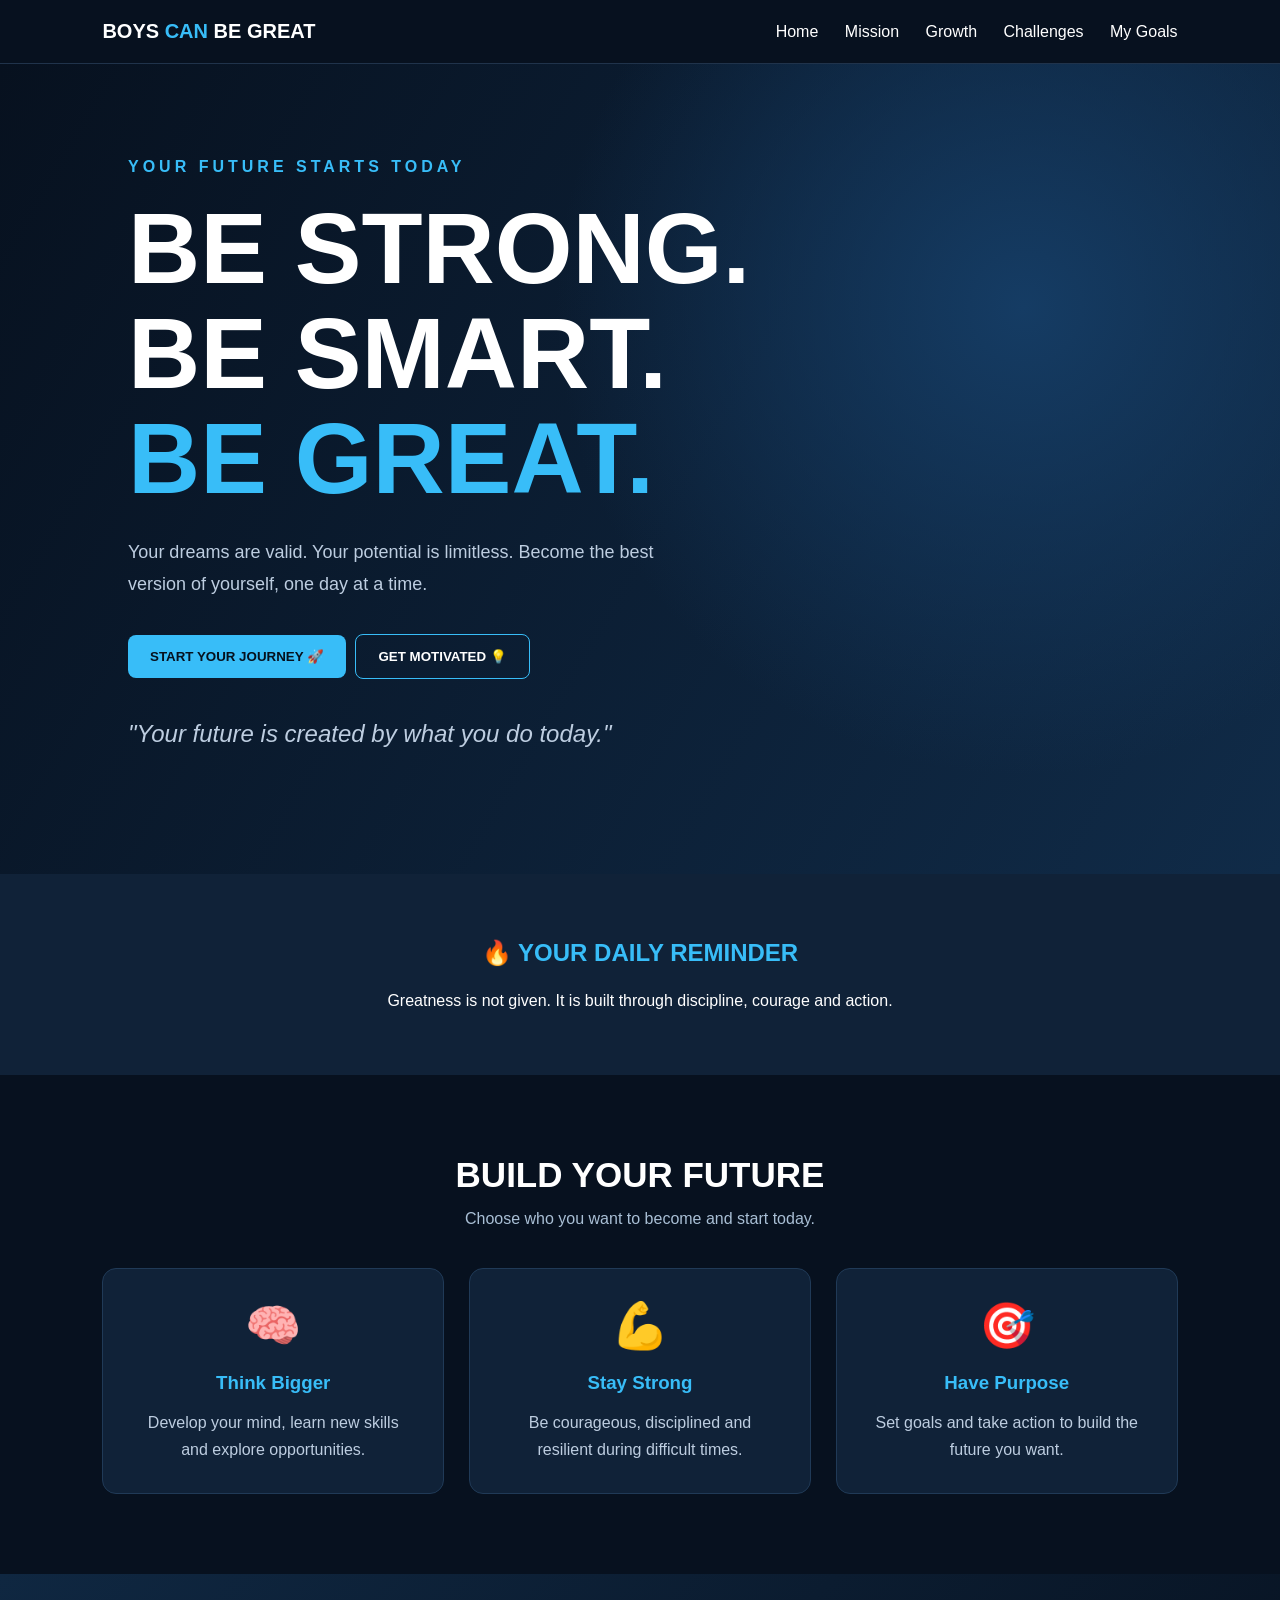
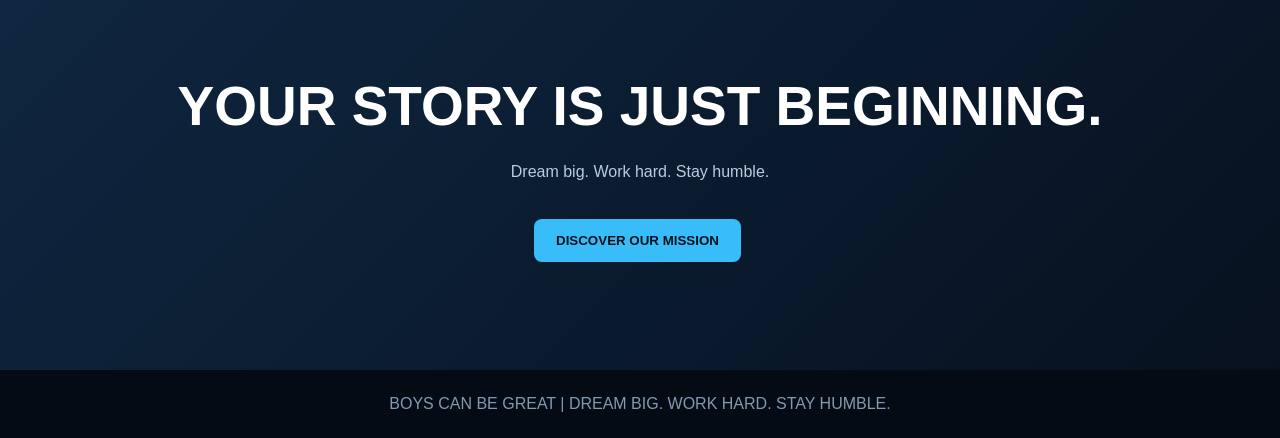
<file: index.html>
<!DOCTYPE html>
<html lang="en">
<head>
    <meta charset="UTF-8">
    <meta name="viewport" content="width=device-width, initial-scale=1.0">
    <title>Boys Can Be Great | Home</title>
    <link rel="stylesheet" href="style.css">
</head>
<body>

<header class="navbar">
    <div class="logo">BOYS <span>CAN</span> BE GREAT</div>
    <nav>
        <a href="index.html">Home</a>
        <a href="mission.html">Mission</a>
        <a href="growth.html">Growth</a>
        <a href="challenges.html">Challenges</a>
        <a href="goals.html">My Goals</a>
    </nav>
</header>

<section class="hero" id="home">
    <div class="hero-content">
        <p class="tag">YOUR FUTURE STARTS TODAY</p>

        <h1>BE STRONG.<br>
            BE SMART.<br>
            <span>BE GREAT.</span>
        </h1>

        <p class="hero-text">
            Your dreams are valid. Your potential is limitless.
            Become the best version of yourself, one day at a time.
        </p>

        <button onclick="window.location.href='goals.html'">
            START YOUR JOURNEY 🚀
        </button>

        <button class="secondary" onclick="newQuote()">
            GET MOTIVATED 💡
        </button>

        <p id="quote" class="hero-text"></p>
    </div>
</section>

<section class="quote-section">
    <h2>🔥 YOUR DAILY REMINDER</h2>
    <p>Greatness is not given. It is built through discipline, courage and action.</p>
</section>

<section class="section">
    <h2>BUILD YOUR FUTURE</h2>
    <p class="subtitle">Choose who you want to become and start today.</p>

    <div class="cards">
        <div class="card">
            <div class="icon">🧠</div>
            <h3>Think Bigger</h3>
            <p>Develop your mind, learn new skills and explore opportunities.</p>
        </div>

        <div class="card">
            <div class="icon">💪</div>
            <h3>Stay Strong</h3>
            <p>Be courageous, disciplined and resilient during difficult times.</p>
        </div>

        <div class="card">
            <div class="icon">🎯</div>
            <h3>Have Purpose</h3>
            <p>Set goals and take action to build the future you want.</p>
        </div>
    </div>
</section>

<section class="final-section">
    <h1>YOUR STORY IS JUST BEGINNING.</h1>
    <p>Dream big. Work hard. Stay humble.</p>
    <button onclick="window.location.href='mission.html'">DISCOVER OUR MISSION</button>
</section>

<footer>
    <p>BOYS CAN BE GREAT | DREAM BIG. WORK HARD. STAY HUMBLE.</p>
</footer>

<script src="script.js"></script>
</body>
</html>
</file>
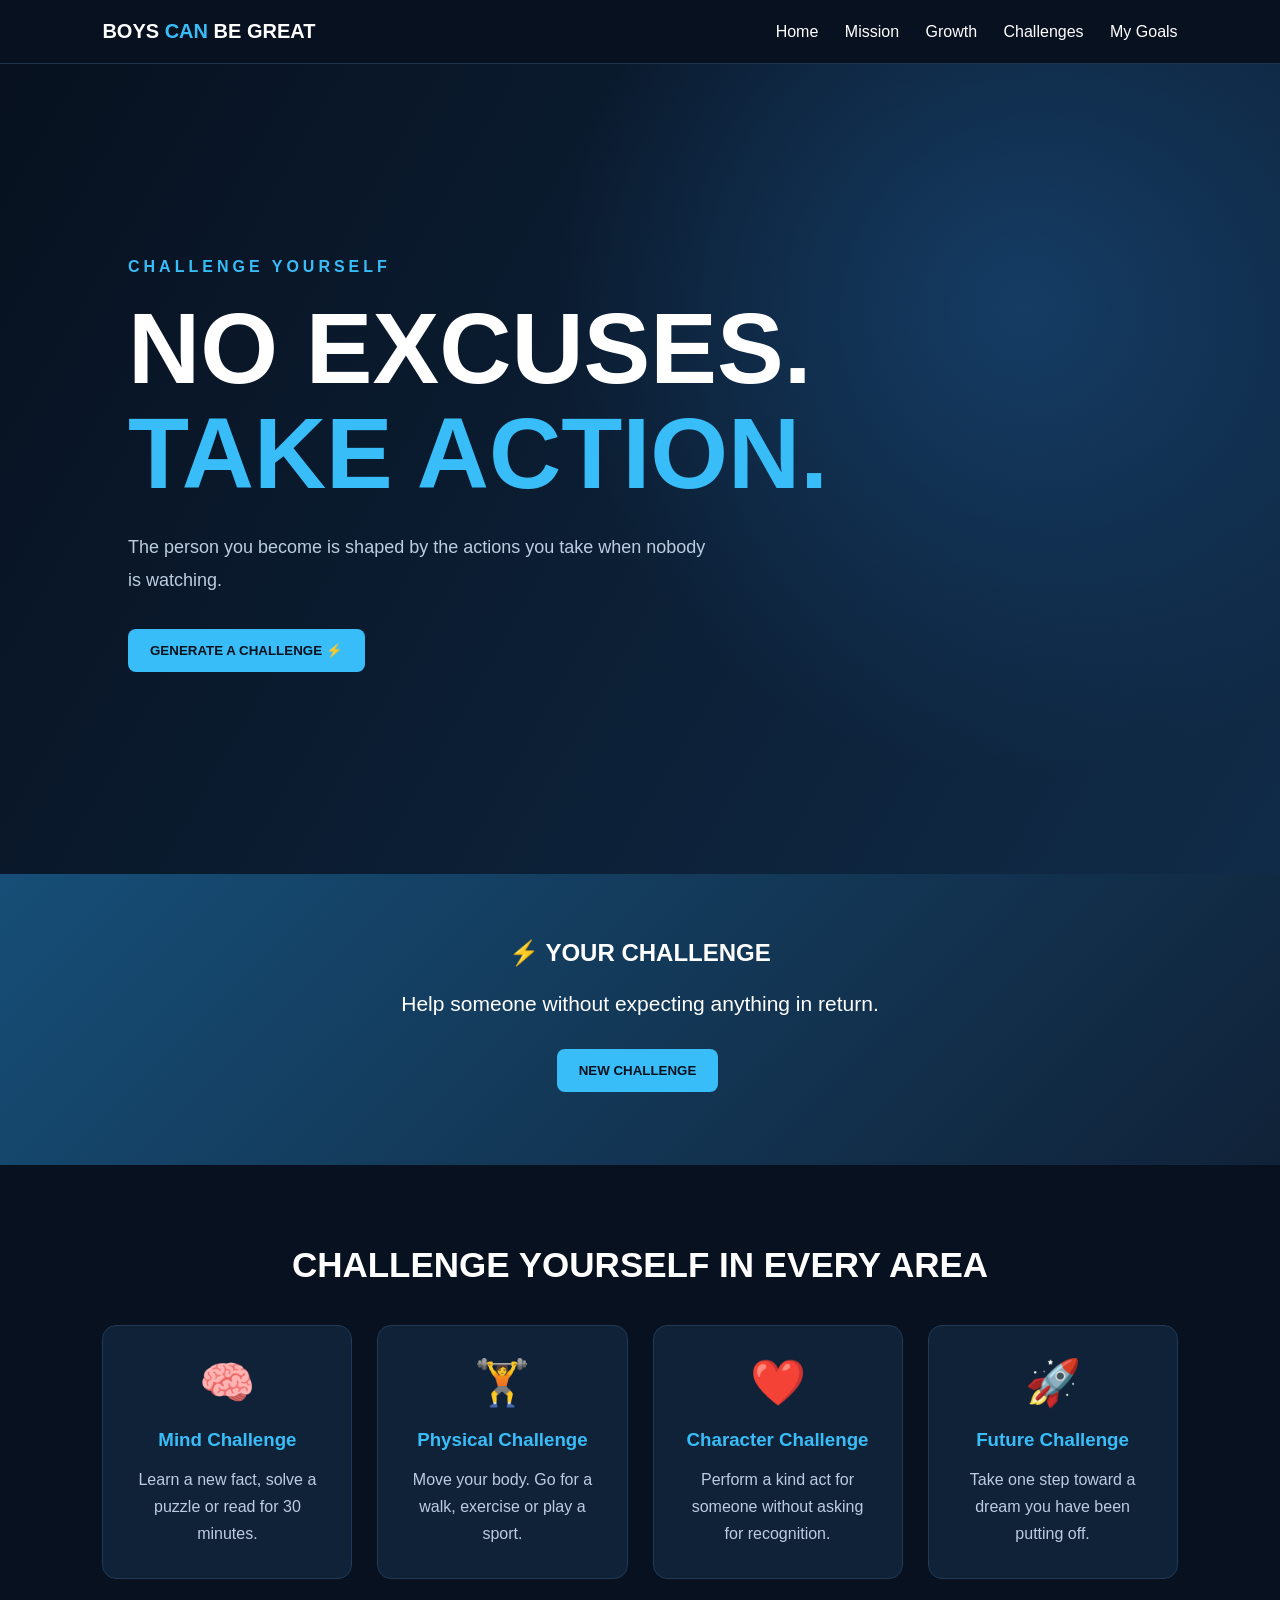
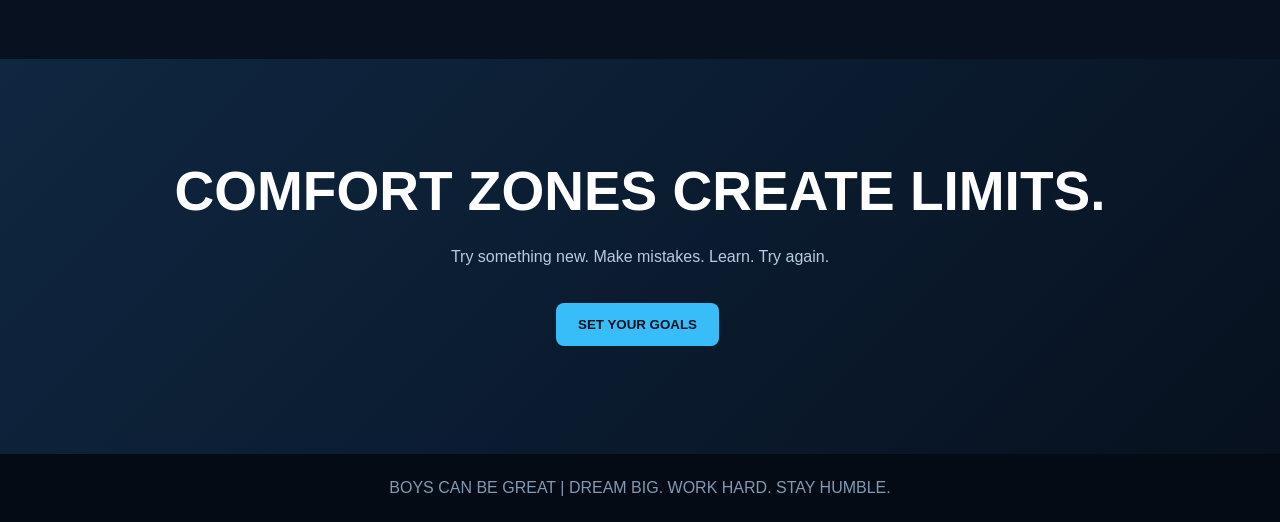
<file: challenges.html>
<!DOCTYPE html>
<html lang="en">
<head>
    <meta charset="UTF-8">
    <meta name="viewport" content="width=device-width, initial-scale=1.0">
    <title>Boys Can Be Great | Challenges</title>
    <link rel="stylesheet" href="style.css">
</head>
<body>

<header class="navbar">
    <div class="logo">BOYS <span>CAN</span> BE GREAT</div>
    <nav>
        <a href="index.html">Home</a>
        <a href="mission.html">Mission</a>
        <a href="growth.html">Growth</a>
        <a href="challenges.html">Challenges</a>
        <a href="goals.html">My Goals</a>
    </nav>
</header>

<section class="hero">
    <div class="hero-content">
        <p class="tag">CHALLENGE YOURSELF</p>
        <h1>NO EXCUSES.<br><span>TAKE ACTION.</span></h1>
        <p class="hero-text">
            The person you become is shaped by the actions you take
            when nobody is watching.
        </p>
        <button onclick="newChallenge()">GENERATE A CHALLENGE ⚡</button>
    </div>
</section>

<section class="challenge-section">
    <h2>⚡ YOUR CHALLENGE</h2>
    <p id="challenge">Press the button to discover your challenge.</p>
    <button onclick="newChallenge()">NEW CHALLENGE</button>
</section>

<section class="section">
    <h2>CHALLENGE YOURSELF IN EVERY AREA</h2>

    <div class="cards">
        <div class="card">
            <div class="icon">🧠</div>
            <h3>Mind Challenge</h3>
            <p>Learn a new fact, solve a puzzle or read for 30 minutes.</p>
        </div>

        <div class="card">
            <div class="icon">🏋️</div>
            <h3>Physical Challenge</h3>
            <p>Move your body. Go for a walk, exercise or play a sport.</p>
        </div>

        <div class="card">
            <div class="icon">❤️</div>
            <h3>Character Challenge</h3>
            <p>Perform a kind act for someone without asking for recognition.</p>
        </div>

        <div class="card">
            <div class="icon">🚀</div>
            <h3>Future Challenge</h3>
            <p>Take one step toward a dream you have been putting off.</p>
        </div>
    </div>
</section>

<section class="final-section">
    <h1>COMFORT ZONES CREATE LIMITS.</h1>
    <p>Try something new. Make mistakes. Learn. Try again.</p>
    <button onclick="window.location.href='goals.html'">SET YOUR GOALS</button>
</section>

<footer>
    <p>BOYS CAN BE GREAT | DREAM BIG. WORK HARD. STAY HUMBLE.</p>
</footer>

<script src="script.js"></script>
</body>
</html>
</file>
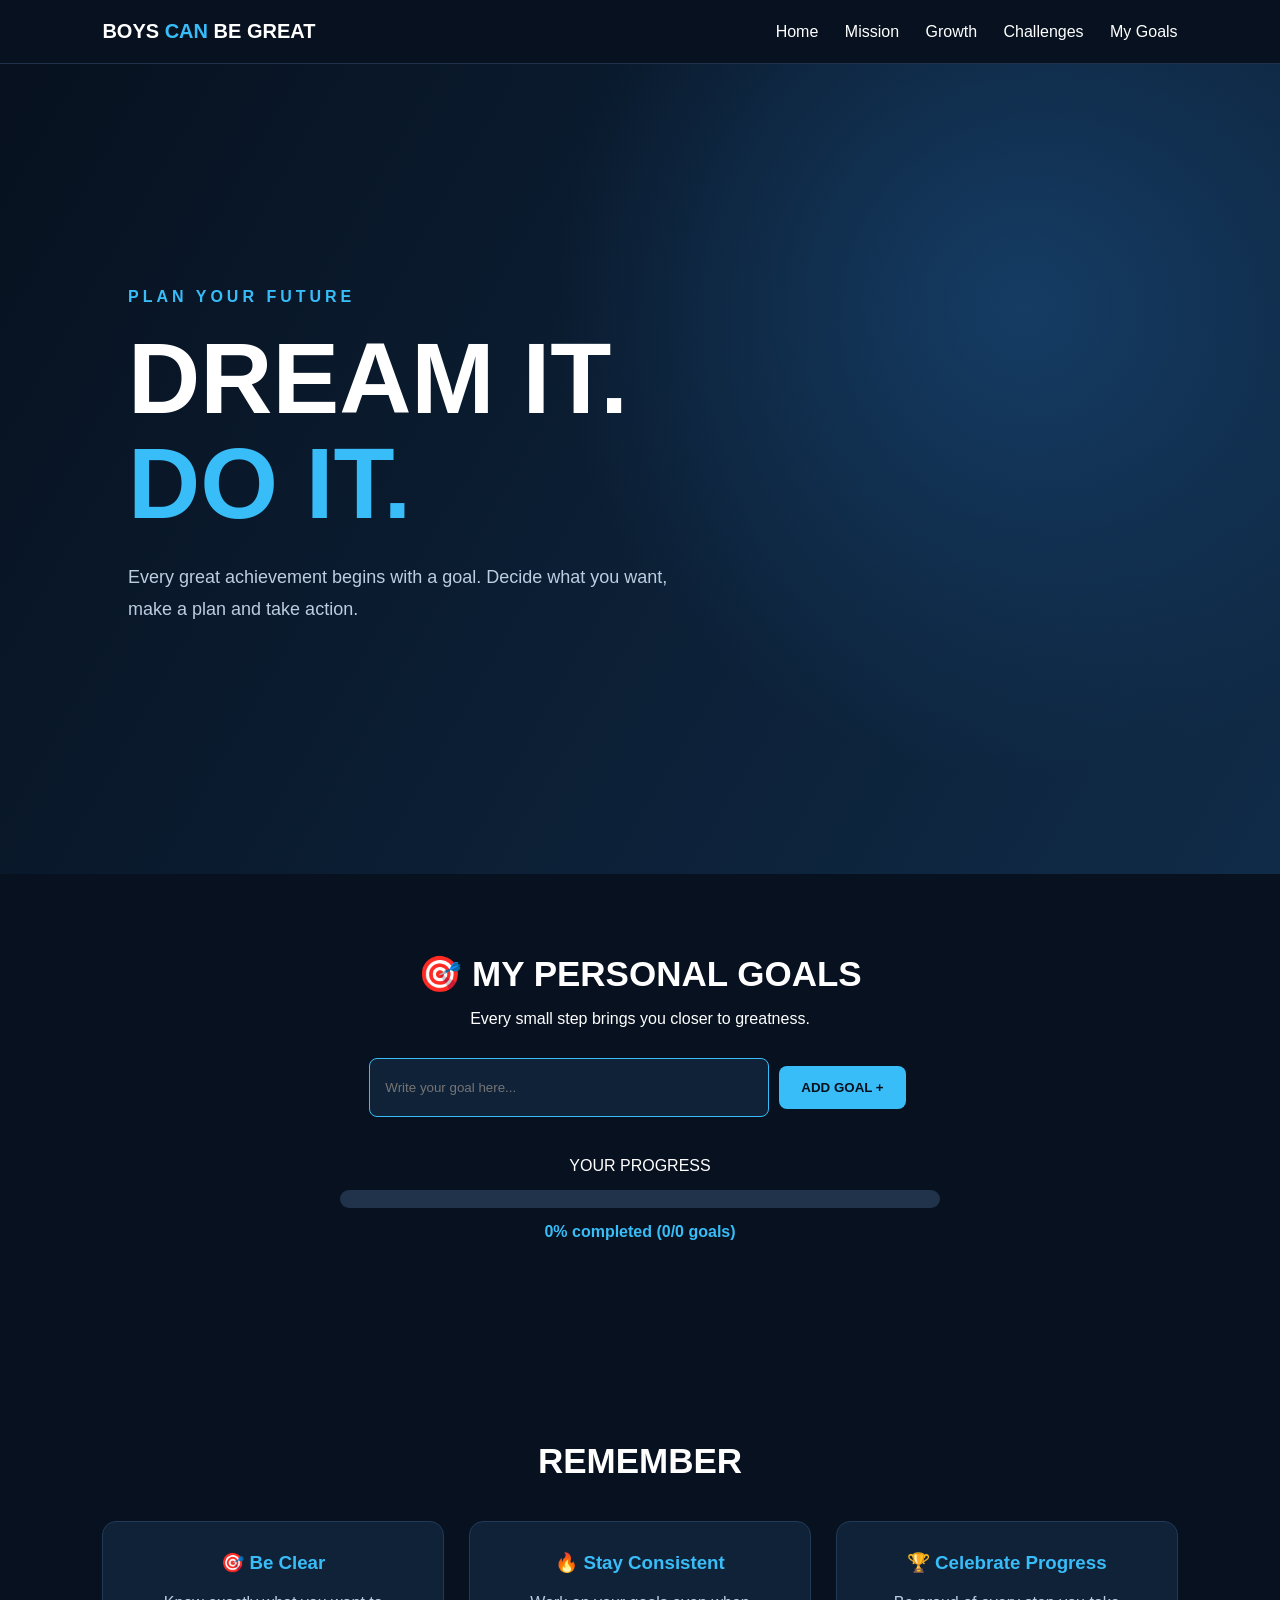
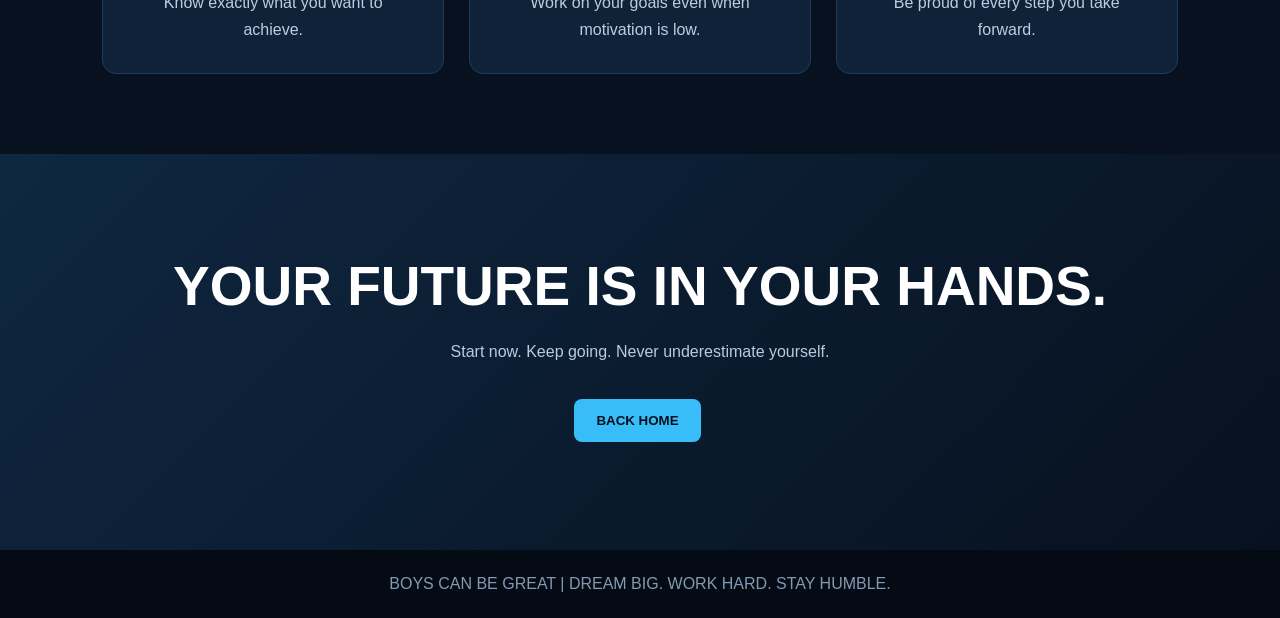
<file: goals.html>
<!DOCTYPE html>
<html lang="en">
<head>
    <meta charset="UTF-8">
    <meta name="viewport" content="width=device-width, initial-scale=1.0">
    <title>Boys Can Be Great | My Goals</title>
    <link rel="stylesheet" href="style.css">
</head>
<body>

<header class="navbar">
    <div class="logo">BOYS <span>CAN</span> BE GREAT</div>
    <nav>
        <a href="index.html">Home</a>
        <a href="mission.html">Mission</a>
        <a href="growth.html">Growth</a>
        <a href="challenges.html">Challenges</a>
        <a href="goals.html">My Goals</a>
    </nav>
</header>

<section class="hero">
    <div class="hero-content">
        <p class="tag">PLAN YOUR FUTURE</p>
        <h1>DREAM IT.<br><span>DO IT.</span></h1>
        <p class="hero-text">
            Every great achievement begins with a goal.
            Decide what you want, make a plan and take action.
        </p>
    </div>
</section>

<section class="goals-section" id="goals">
    <h2>🎯 MY PERSONAL GOALS</h2>
    <p>Every small step brings you closer to greatness.</p>

    <div class="goal-box">
        <input type="text" id="goalInput" placeholder="Write your goal here...">
        <button onclick="addGoal()">ADD GOAL +</button>
    </div>

    <div id="goalList"></div>

    <div class="progress-container">
        <p>YOUR PROGRESS</p>
        <div class="progress-bar">
            <div id="progressFill"></div>
        </div>
        <p id="progressText">0% completed</p>
    </div>
</section>

<section class="section">
    <h2>REMEMBER</h2>
    <div class="cards">
        <div class="card">
            <h3>🎯 Be Clear</h3>
            <p>Know exactly what you want to achieve.</p>
        </div>

        <div class="card">
            <h3>🔥 Stay Consistent</h3>
            <p>Work on your goals even when motivation is low.</p>
        </div>

        <div class="card">
            <h3>🏆 Celebrate Progress</h3>
            <p>Be proud of every step you take forward.</p>
        </div>
    </div>
</section>

<section class="final-section">
    <h1>YOUR FUTURE IS IN YOUR HANDS.</h1>
    <p>Start now. Keep going. Never underestimate yourself.</p>
    <button onclick="window.location.href='index.html'">BACK HOME</button>
</section>

<footer>
    <p>BOYS CAN BE GREAT | DREAM BIG. WORK HARD. STAY HUMBLE.</p>
</footer>

<script src="script.js"></script>
</body>
</html>
</file>
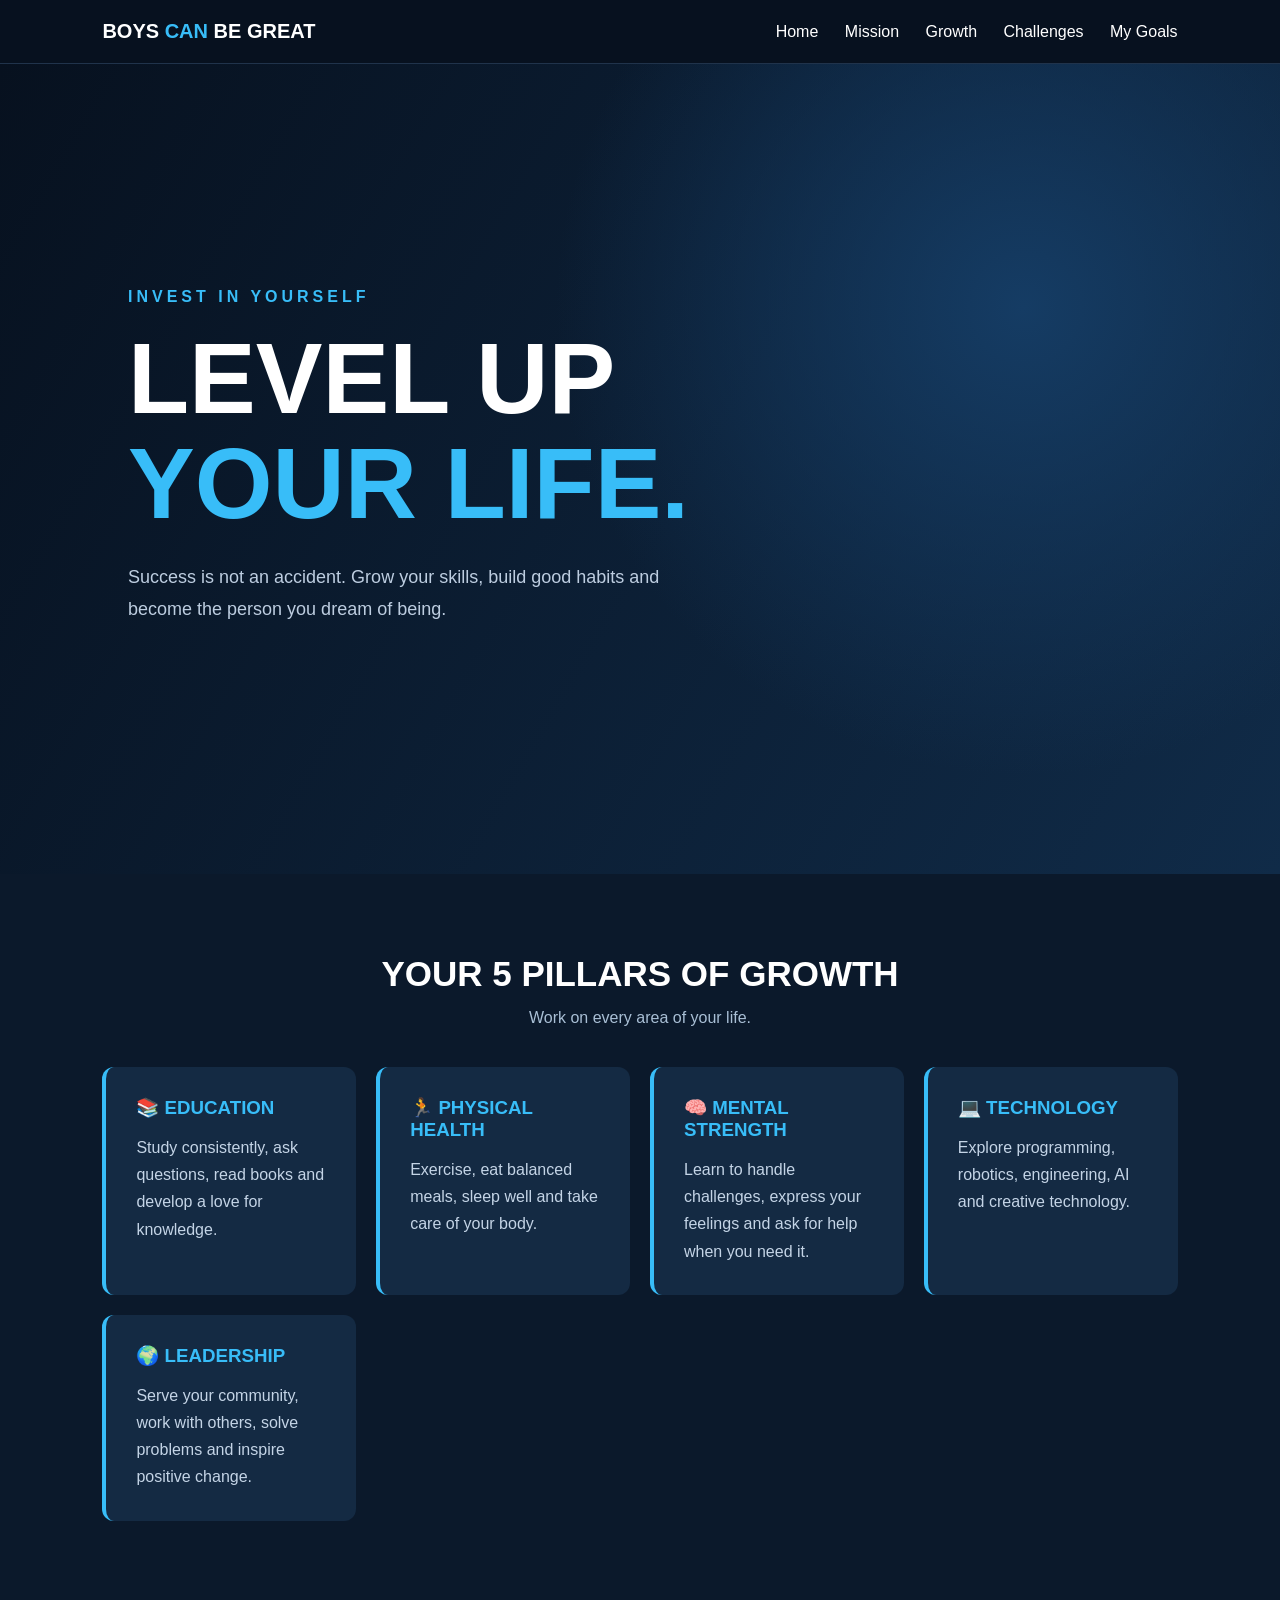
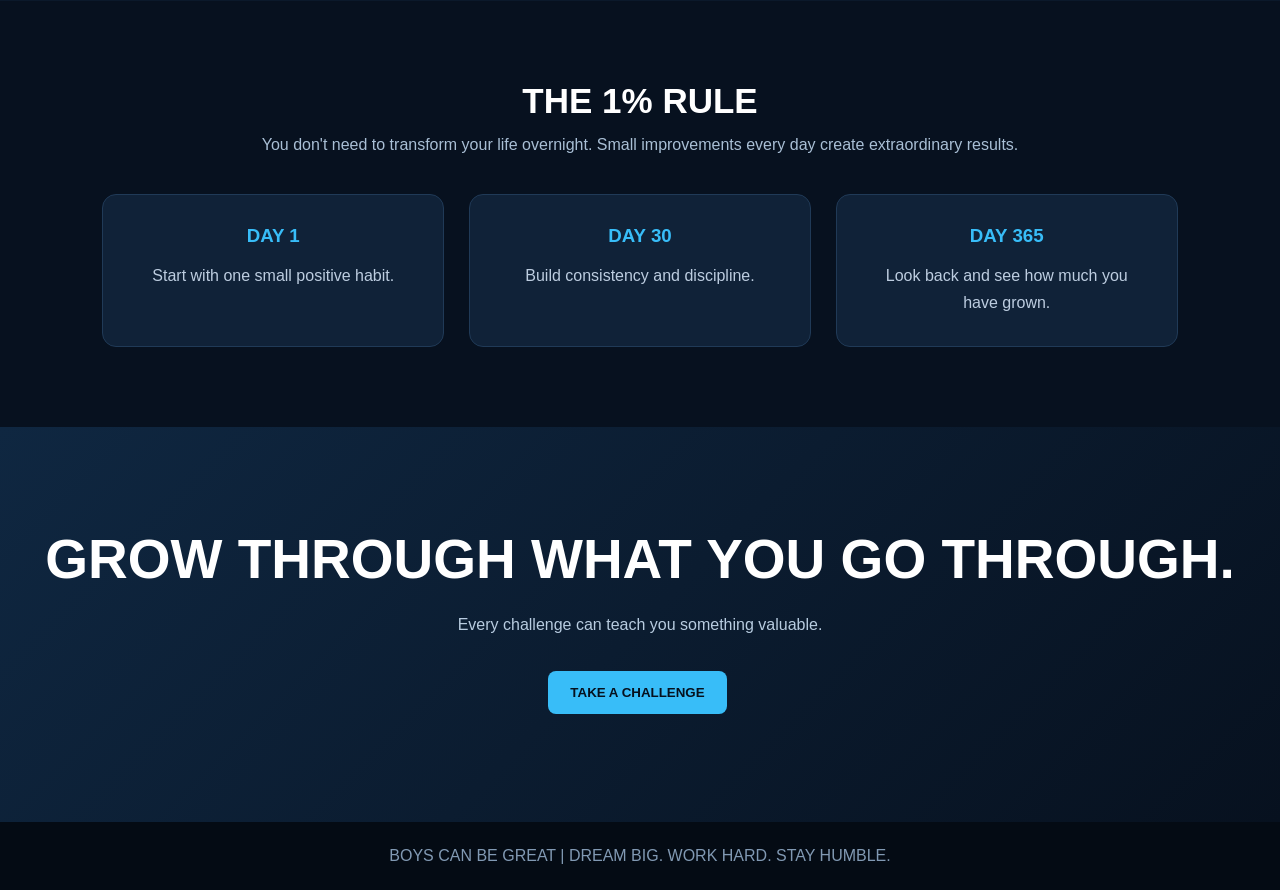
<file: growth.html>
<!DOCTYPE html>
<html lang="en">
<head>
    <meta charset="UTF-8">
    <meta name="viewport" content="width=device-width, initial-scale=1.0">
    <title>Boys Can Be Great | Growth</title>
    <link rel="stylesheet" href="style.css">
</head>
<body>

<header class="navbar">
    <div class="logo">BOYS <span>CAN</span> BE GREAT</div>
    <nav>
        <a href="index.html">Home</a>
        <a href="mission.html">Mission</a>
        <a href="growth.html">Growth</a>
        <a href="challenges.html">Challenges</a>
        <a href="goals.html">My Goals</a>
    </nav>
</header>

<section class="hero">
    <div class="hero-content">
        <p class="tag">INVEST IN YOURSELF</p>
        <h1>LEVEL UP<br><span>YOUR LIFE.</span></h1>
        <p class="hero-text">
            Success is not an accident. Grow your skills, build good habits
            and become the person you dream of being.
        </p>
    </div>
</section>

<section class="growth-section">
    <h2>YOUR 5 PILLARS OF GROWTH</h2>
    <p class="subtitle">Work on every area of your life.</p>

    <div class="growth-grid">

        <div class="growth-card">
            <h3>📚 EDUCATION</h3>
            <p>Study consistently, ask questions, read books and develop a love for knowledge.</p>
        </div>

        <div class="growth-card">
            <h3>🏃 PHYSICAL HEALTH</h3>
            <p>Exercise, eat balanced meals, sleep well and take care of your body.</p>
        </div>

        <div class="growth-card">
            <h3>🧠 MENTAL STRENGTH</h3>
            <p>Learn to handle challenges, express your feelings and ask for help when you need it.</p>
        </div>

        <div class="growth-card">
            <h3>💻 TECHNOLOGY</h3>
            <p>Explore programming, robotics, engineering, AI and creative technology.</p>
        </div>

        <div class="growth-card">
            <h3>🌍 LEADERSHIP</h3>
            <p>Serve your community, work with others, solve problems and inspire positive change.</p>
        </div>

    </div>
</section>

<section class="section">
    <h2>THE 1% RULE</h2>
    <p class="subtitle">
        You don't need to transform your life overnight.
        Small improvements every day create extraordinary results.
    </p>

    <div class="cards">
        <div class="card">
            <h3>DAY 1</h3>
            <p>Start with one small positive habit.</p>
        </div>

        <div class="card">
            <h3>DAY 30</h3>
            <p>Build consistency and discipline.</p>
        </div>

        <div class="card">
            <h3>DAY 365</h3>
            <p>Look back and see how much you have grown.</p>
        </div>
    </div>
</section>

<section class="final-section">
    <h1>GROW THROUGH WHAT YOU GO THROUGH.</h1>
    <p>Every challenge can teach you something valuable.</p>
    <button onclick="window.location.href='challenges.html'">TAKE A CHALLENGE</button>
</section>

<footer>
    <p>BOYS CAN BE GREAT | DREAM BIG. WORK HARD. STAY HUMBLE.</p>
</footer>

<script src="script.js"></script>
</body>
</html>
</file>
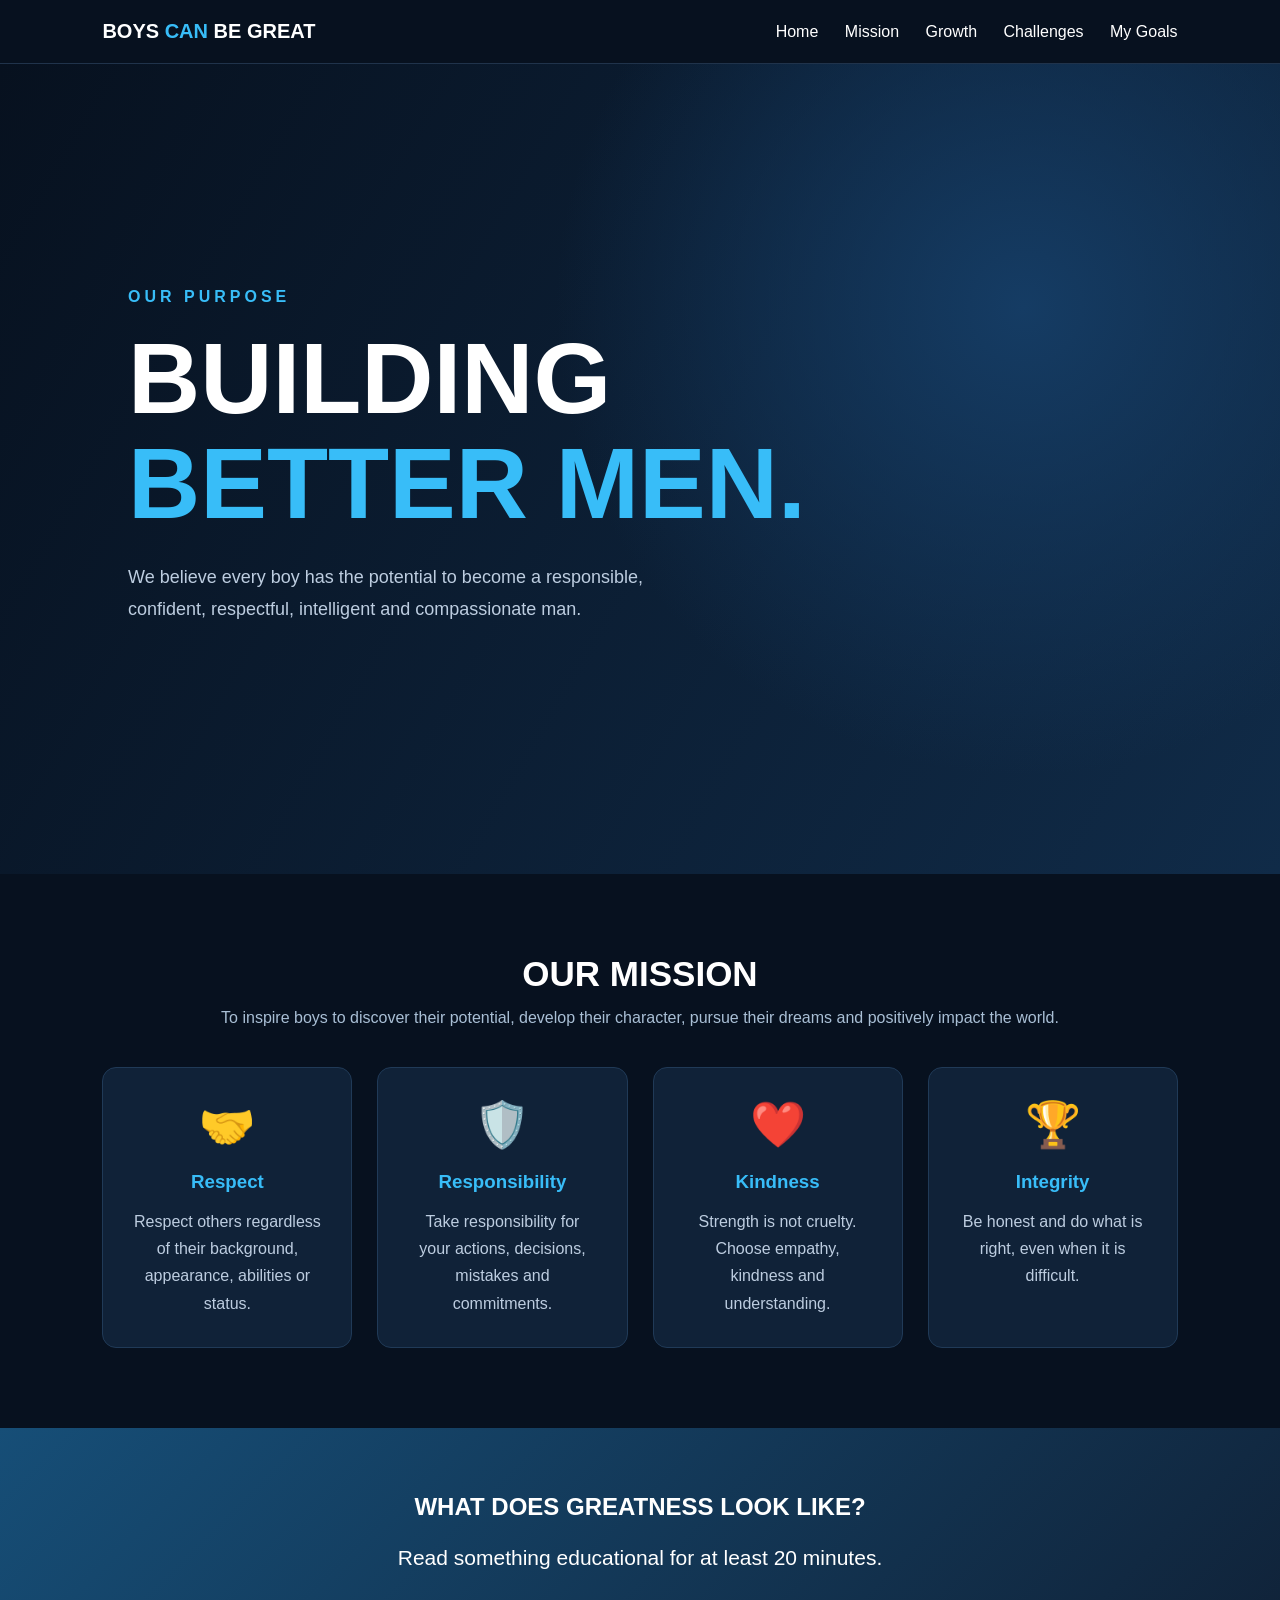
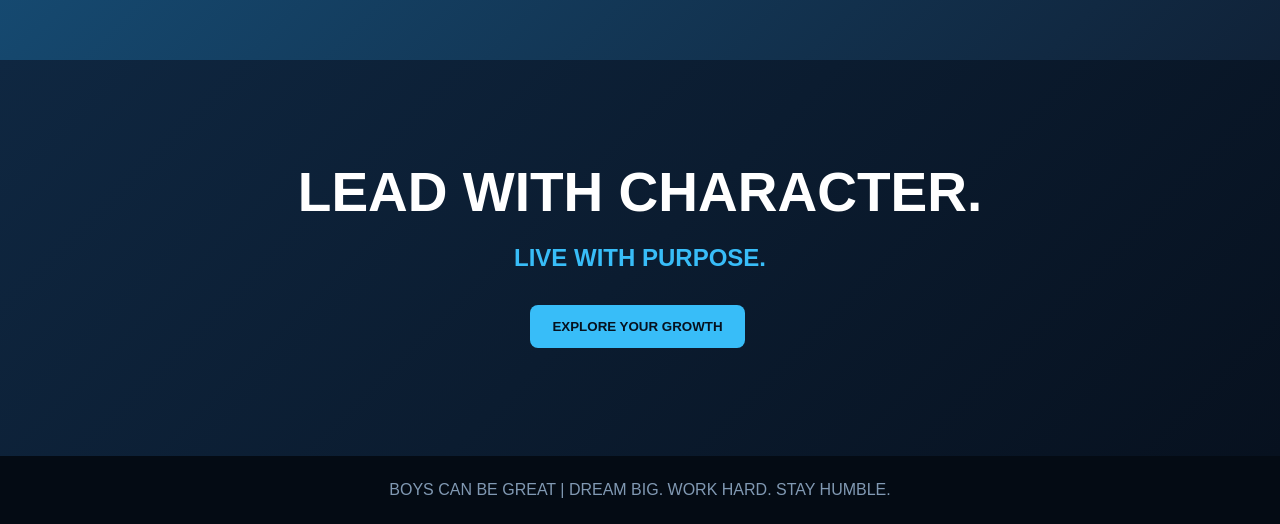
<file: mission.html>
<!DOCTYPE html>
<html lang="en">
<head>
    <meta charset="UTF-8">
    <meta name="viewport" content="width=device-width, initial-scale=1.0">
    <title>Boys Can Be Great | Mission</title>
    <link rel="stylesheet" href="style.css">
</head>
<body>

<header class="navbar">
    <div class="logo">BOYS <span>CAN</span> BE GREAT</div>
    <nav>
        <a href="index.html">Home</a>
        <a href="mission.html">Mission</a>
        <a href="growth.html">Growth</a>
        <a href="challenges.html">Challenges</a>
        <a href="goals.html">My Goals</a>
    </nav>
</header>

<section class="hero">
    <div class="hero-content">
        <p class="tag">OUR PURPOSE</p>
        <h1>BUILDING<br><span>BETTER MEN.</span></h1>

        <p class="hero-text">
            We believe every boy has the potential to become a responsible,
            confident, respectful, intelligent and compassionate man.
        </p>
    </div>
</section>

<section class="section">
    <h2>OUR MISSION</h2>

    <p class="subtitle">
        To inspire boys to discover their potential, develop their character,
        pursue their dreams and positively impact the world.
    </p>

    <div class="cards">
        <div class="card">
            <div class="icon">🤝</div>
            <h3>Respect</h3>
            <p>Respect others regardless of their background, appearance, abilities or status.</p>
        </div>

        <div class="card">
            <div class="icon">🛡️</div>
            <h3>Responsibility</h3>
            <p>Take responsibility for your actions, decisions, mistakes and commitments.</p>
        </div>

        <div class="card">
            <div class="icon">❤️</div>
            <h3>Kindness</h3>
            <p>Strength is not cruelty. Choose empathy, kindness and understanding.</p>
        </div>

        <div class="card">
            <div class="icon">🏆</div>
            <h3>Integrity</h3>
            <p>Be honest and do what is right, even when it is difficult.</p>
        </div>
    </div>
</section>

<section class="challenge-section">
    <h2>WHAT DOES GREATNESS LOOK LIKE?</h2>
    <p id="challenge">
        A great boy is not someone who never fails.
        He is someone who learns, grows and keeps moving forward.
    </p>
</section>

<section class="final-section">
    <h1>LEAD WITH CHARACTER.</h1>
    <h2>LIVE WITH PURPOSE.</h2>
    <button onclick="window.location.href='growth.html'">EXPLORE YOUR GROWTH</button>
</section>

<footer>
    <p>BOYS CAN BE GREAT | DREAM BIG. WORK HARD. STAY HUMBLE.</p>
</footer>

<script src="script.js"></script>
</body>
</html>
</file>
<file: style.css>
* {
    margin: 0;
    padding: 0;
    box-sizing: border-box;
    scroll-behavior: smooth;
}

body {
    font-family: Arial, Helvetica, sans-serif;
    background: #07111f;
    color: #ffffff;
}

.navbar {
    display: flex;
    justify-content: space-between;
    align-items: center;
    padding: 20px 8%;
    background: #07111f;
    position: sticky;
    top: 0;
    z-index: 1000;
    border-bottom: 1px solid #20334b;
}

.logo {
    font-size: 20px;
    font-weight: bold;
}

.logo span {
    color: #38bdf8;
}

nav a {
    text-decoration: none;
    color: white;
    margin-left: 22px;
    transition: 0.3s;
}

nav a:hover {
    color: #38bdf8;
}

.hero {
    min-height: 90vh;
    display: flex;
    align-items: center;
    padding: 80px 10%;
    background:
        radial-gradient(circle at 80% 30%, #153c64, transparent 40%),
        linear-gradient(120deg, #07111f, #102b48);
}

.hero-content {
    max-width: 750px;
}

.tag {
    color: #38bdf8;
    letter-spacing: 4px;
    font-weight: bold;
    margin-bottom: 20px;
}

.hero h1 {
    font-size: clamp(55px, 8vw, 100px);
    line-height: 1.05;
    font-weight: 900;
}

.hero h1 span {
    color: #38bdf8;
}

.hero-text {
    color: #bdcde0;
    max-width: 580px;
    font-size: 18px;
    line-height: 1.8;
    margin: 25px 0;
}

button {
    background: #38bdf8;
    color: #06111e;
    padding: 14px 22px;
    border: none;
    border-radius: 8px;
    font-weight: bold;
    cursor: pointer;
    margin: 8px 5px 8px 0;
    transition: 0.3s;
}

button:hover {
    transform: translateY(-3px);
    background: #7dd3fc;
}

.secondary {
    background: transparent;
    color: white;
    border: 1px solid #38bdf8;
}

.quote-section {
    text-align: center;
    padding: 65px 20px;
    background: #102238;
}

.quote-section h2 {
    color: #38bdf8;
    margin-bottom: 25px;
}

#quote {
    font-size: 24px;
    font-style: italic;
    margin: 25px 0;
}

.section,
.growth-section,
.goals-section {
    padding: 80px 8%;
    text-align: center;
}

.section h2,
.growth-section h2,
.goals-section h2 {
    font-size: 35px;
    margin-bottom: 15px;
}

.subtitle {
    color: #a9bfd5;
    margin-bottom: 40px;
}

.cards {
    display: grid;
    grid-template-columns: repeat(auto-fit, minmax(220px, 1fr));
    gap: 25px;
    margin-top: 40px;
}

.card {
    padding: 30px;
    background: #102238;
    border: 1px solid #203a57;
    border-radius: 14px;
    transition: 0.3s;
}

.card:hover {
    transform: translateY(-8px);
    border-color: #38bdf8;
}

.icon {
    font-size: 45px;
    margin-bottom: 20px;
}

.card h3 {
    color: #38bdf8;
    margin-bottom: 15px;
}

.card p {
    color: #bdcde0;
    line-height: 1.7;
}

.growth-section {
    background: #0b192b;
}

.growth-grid {
    display: grid;
    grid-template-columns: repeat(auto-fit, minmax(220px, 1fr));
    gap: 20px;
}

.growth-card {
    text-align: left;
    background: #142a43;
    padding: 30px;
    border-radius: 12px;
    border-left: 4px solid #38bdf8;
    transition: 0.3s;
}

.growth-card:hover {
    transform: scale(1.03);
}

.growth-card h3 {
    margin-bottom: 15px;
    color: #38bdf8;
}

.growth-card p {
    color: #c4d4e6;
    line-height: 1.7;
}

.challenge-section {
    padding: 65px 20px;
    text-align: center;
    background: linear-gradient(135deg, #164e77, #102238);
}

.challenge-section h2 {
    margin-bottom: 20px;
}

#challenge {
    font-size: 21px;
    margin: 25px auto;
    max-width: 650px;
}

.goals-section {
    background: #07111f;
}

.goal-box {
    display: flex;
    justify-content: center;
    flex-wrap: wrap;
    gap: 10px;
    margin: 30px auto;
}

.goal-box input {
    width: min(400px, 100%);
    padding: 15px;
    border-radius: 8px;
    border: 1px solid #38bdf8;
    background: #102238;
    color: white;
    outline: none;
}

#goalList {
    max-width: 600px;
    margin: auto;
}

.goal-item {
    display: flex;
    align-items: center;
    justify-content: space-between;
    gap: 10px;
    padding: 15px;
    background: #102238;
    margin: 10px 0;
    border-radius: 8px;
    text-align: left;
}

.goal-item label {
    flex: 1;
    cursor: pointer;
}

.goal-item.completed label {
    text-decoration: line-through;
    opacity: 0.5;
}

.goal-item button {
    background: #ef4444;
    color: white;
    padding: 8px 12px;
}

.progress-container {
    max-width: 600px;
    margin: 40px auto;
}

.progress-bar {
    background: #20334b;
    height: 18px;
    border-radius: 20px;
    overflow: hidden;
    margin: 15px 0;
}

#progressFill {
    height: 100%;
    width: 0%;
    background: #38bdf8;
    transition: width 0.5s;
}

#progressText {
    color: #38bdf8;
    font-weight: bold;
}

.final-section {
    text-align: center;
    padding: 100px 20px;
    background: linear-gradient(135deg, #0f2741, #07111f);
}

.final-section h1 {
    font-size: clamp(30px, 5vw, 55px);
    margin-bottom: 20px;
}

.final-section p {
    color: #b8cce0;
    margin-bottom: 25px;
    line-height: 1.7;
}

.final-section h2 {
    color: #38bdf8;
    margin-bottom: 25px;
}

footer {
    text-align: center;
    padding: 25px;
    background: #040b14;
    color: #8199b3;
}

@media (max-width: 700px) {
    .navbar {
        flex-direction: column;
        gap: 15px;
    }

    nav {
        display: flex;
        flex-wrap: wrap;
        justify-content: center;
        gap: 12px;
    }

    nav a {
        margin: 0;
        font-size: 14px;
    }

    .hero {
        padding: 60px 7%;
    }

    .hero h1 {
        font-size: 55px;
    }

    .section h2,
    .growth-section h2,
    .goals-section h2 {
        font-size: 28px;
    }
}
</file>
